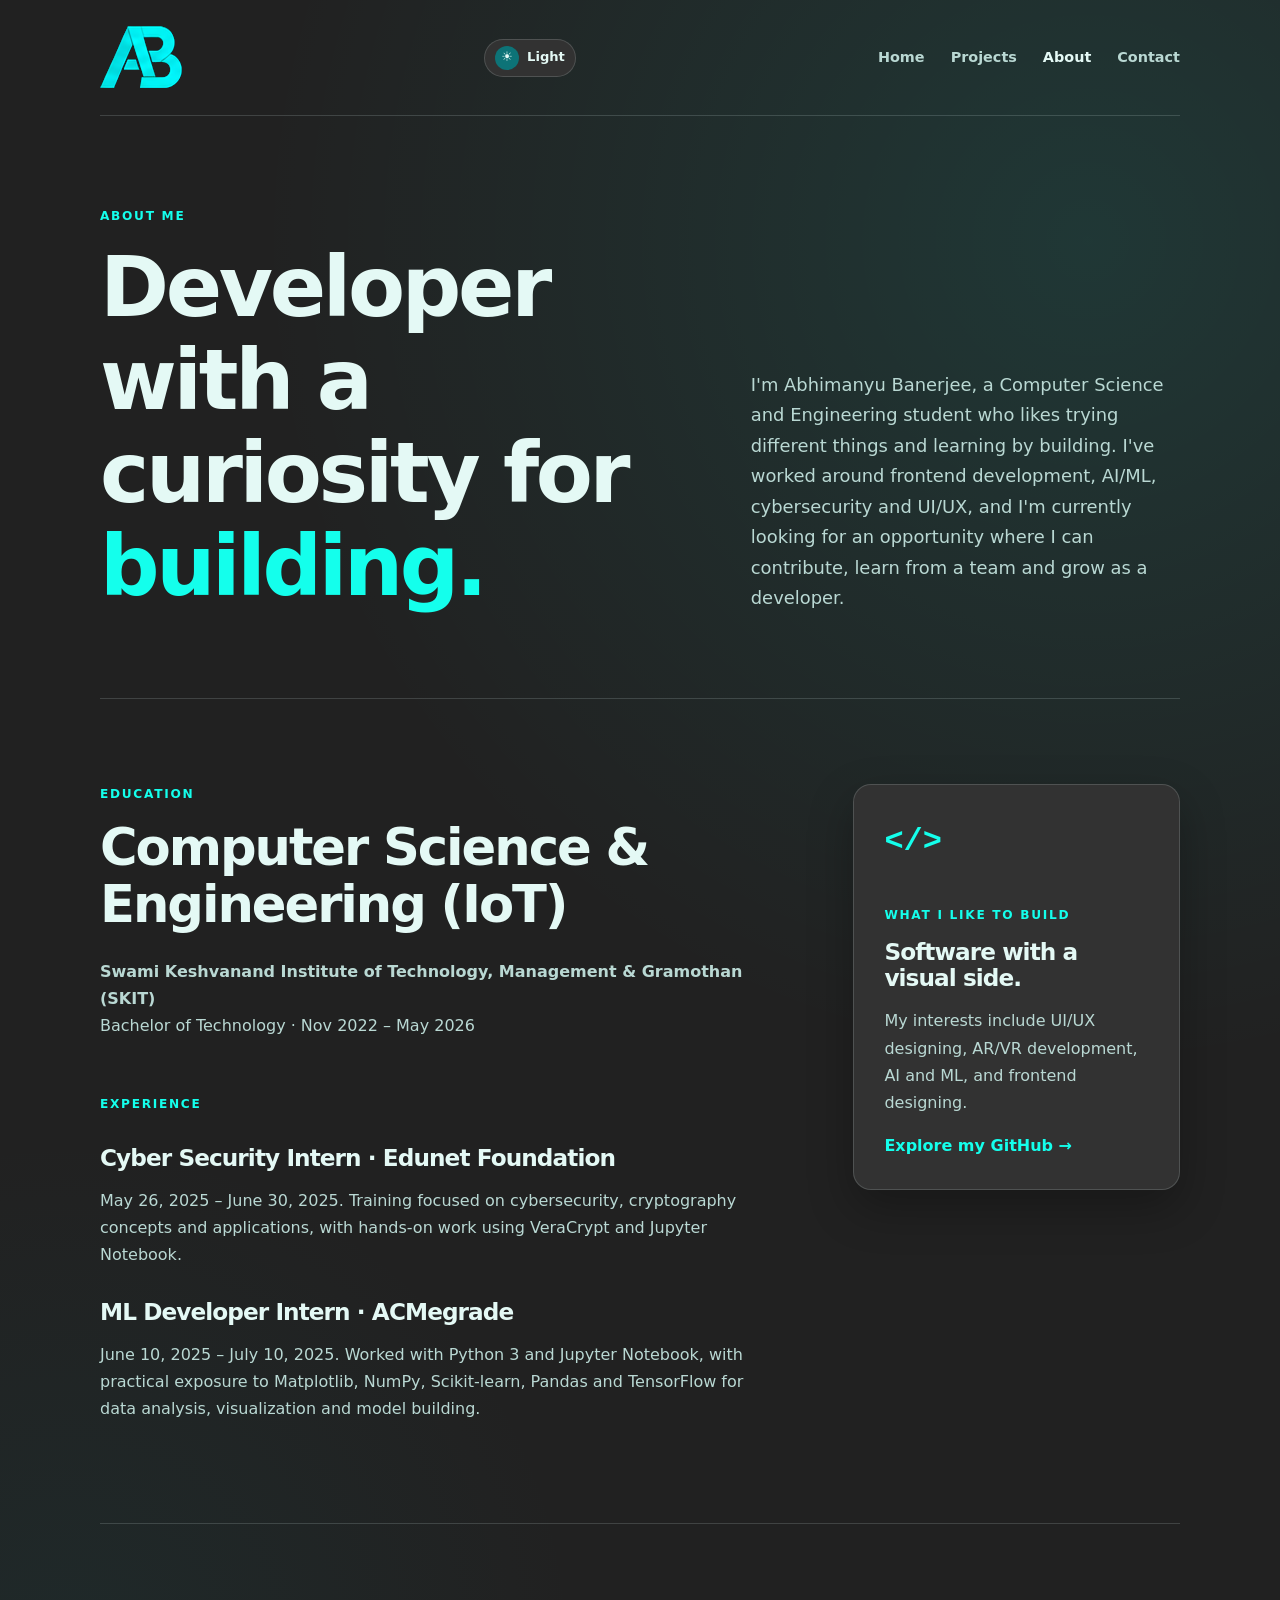
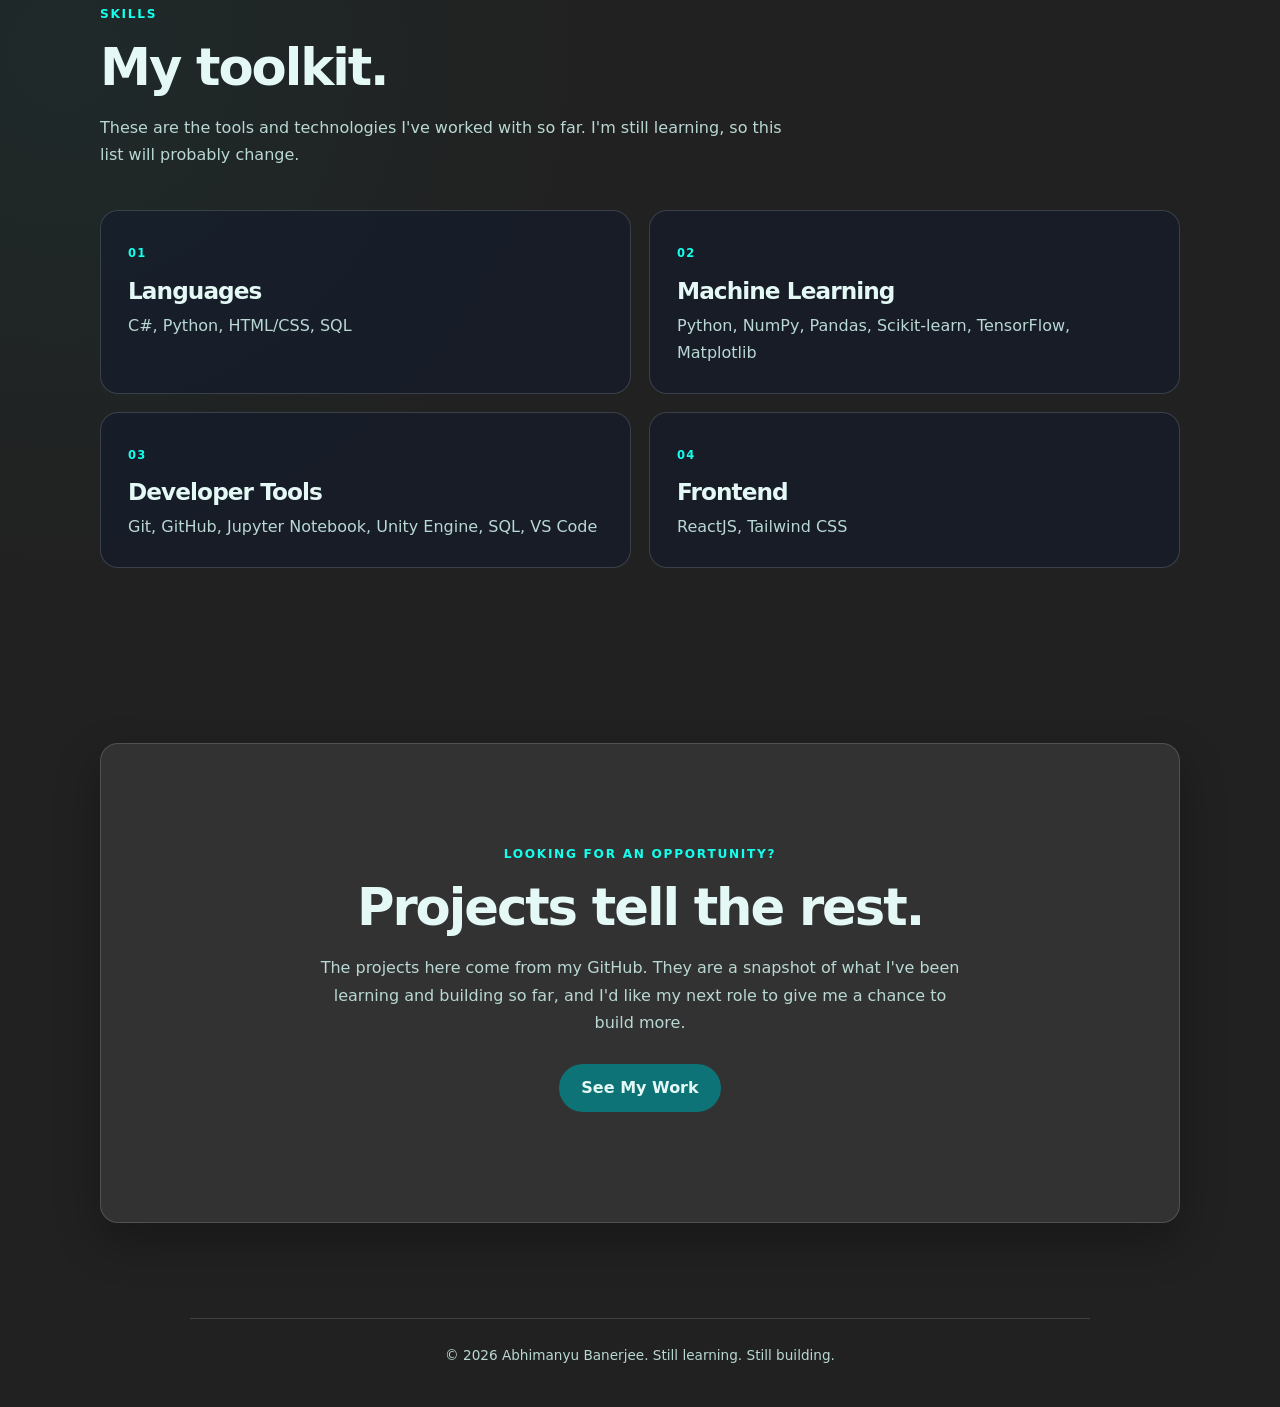
<file: about.html>
<!DOCTYPE html>
<html lang="en">
<head>
    <meta charset="UTF-8">
    <meta name="viewport" content="width=device-width, initial-scale=1.0">
    <meta name="description" content="About Abhimanyu Banerjee, his education, experience, skills and interests.">
    <title>About | Abhimanyu Banerjee</title>
    <link rel="stylesheet" href="../style.css">
    <link rel="stylesheet" href="../project-style.css">
    <link rel="stylesheet" href="../about-style.css">
    <script src="../theme.js"></script>
</head>

<body class="project-page about-page">
    <header class="project-header">
        <a class="logo" href="../index.html" aria-label="Abhimanyu Banerjee"><img src="../assets/ab-logo.png" alt="AB"></a>
        <button class="theme-toggle" type="button">
    <span class="theme-icon" aria-hidden="true">☀</span>
    <span class="theme-label">Light</span>
</button>
        <nav class="about-nav" aria-label="Main navigation">
            <a href="../index.html">Home</a>
            <a href="../index.html#projects">Projects</a>
            <a class="active" href="about.html">About</a>
            <a href="contact.html">Contact</a>
        </nav>
    </header>

    <main class="about-main">
        <section class="about-hero">
            <div>
                <p class="eyebrow">ABOUT ME</p>
                <h1>Developer with a curiosity for <span>building.</span></h1>
            </div>
            <p class="about-lead">
                I'm Abhimanyu Banerjee, a Computer Science and Engineering student who likes
                trying different things and learning by building. I've worked around
                frontend development, AI/ML, cybersecurity and UI/UX, and I'm currently
                looking for an opportunity where I can contribute, learn from a team and
                grow as a developer.
            </p>
        </section>

        <section class="about-grid">
            <div class="about-story">
                <p class="eyebrow">EDUCATION</p>
                <h2>Computer Science &amp; Engineering (IoT)</h2>
                <p>
                    <strong>Swami Keshvanand Institute of Technology, Management &amp; Gramothan (SKIT)</strong><br>
                    Bachelor of Technology · Nov 2022 – May 2026
                </p>

                <p class="eyebrow about-gap">EXPERIENCE</p>

                <h3>Cyber Security Intern · Edunet Foundation</h3>
                <p>
                    May 26, 2025 – June 30, 2025. Training focused on cybersecurity,
                    cryptography concepts and applications, with hands-on work using
                    VeraCrypt and Jupyter Notebook.
                </p>

                <h3>ML Developer Intern · ACMegrade</h3>
                <p>
                    June 10, 2025 – July 10, 2025. Worked with Python 3 and Jupyter
                    Notebook, with practical exposure to Matplotlib, NumPy, Scikit-learn,
                    Pandas and TensorFlow for data analysis, visualization and model building.
                </p>
            </div>

            <aside class="about-card">
                <div class="about-card-icon">&lt;/&gt;</div>
                <p class="eyebrow">WHAT I LIKE TO BUILD</p>
                <h3>Software with a visual side.</h3>
                <p>
                    My interests include UI/UX designing, AR/VR development,
                    AI and ML, and frontend designing.
                </p>
                <a class="text-link" href="https://github.com/SAMA-bot" target="_blank" rel="noopener noreferrer">Explore my GitHub →</a>
            </aside>
        </section>

        <section class="skills-section">
            <div class="section-heading">
                <p class="eyebrow">SKILLS</p>
                <h2>My toolkit.</h2>
                <p>These are the tools and technologies I've worked with so far. I'm still learning, so this list will probably change.</p>
            </div>

            <div class="skills-grid">
                <article class="skill-card">
                    <span>01</span>
                    <h3>Languages</h3>
                    <p>C#, Python, HTML/CSS, SQL</p>
                </article>

                <article class="skill-card">
                    <span>02</span>
                    <h3>Machine Learning</h3>
                    <p>Python, NumPy, Pandas, Scikit-learn, TensorFlow, Matplotlib</p>
                </article>

                <article class="skill-card">
                    <span>03</span>
                    <h3>Developer Tools</h3>
                    <p>Git, GitHub, Jupyter Notebook, Unity Engine, SQL, VS Code</p>
                </article>

                <article class="skill-card">
                    <span>04</span>
                    <h3>Frontend</h3>
                    <p>ReactJS, Tailwind CSS</p>
                </article>
            </div>
        </section>

        <section class="about-cta">
            <p class="eyebrow">LOOKING FOR AN OPPORTUNITY?</p>
            <h2>Projects tell the rest.</h2>
            <p>The projects here come from my GitHub. They are a snapshot of what I've been learning and building so far, and I'd like my next role to give me a chance to build more.</p>
            <a class="button primary" href="../index.html#projects">See My Work</a>
        </section>
    </main>

    <footer class="project-footer">
        <p>© 2026 Abhimanyu Banerjee. Still learning. Still building.</p>
    </footer>
</body>
</html>
</file>
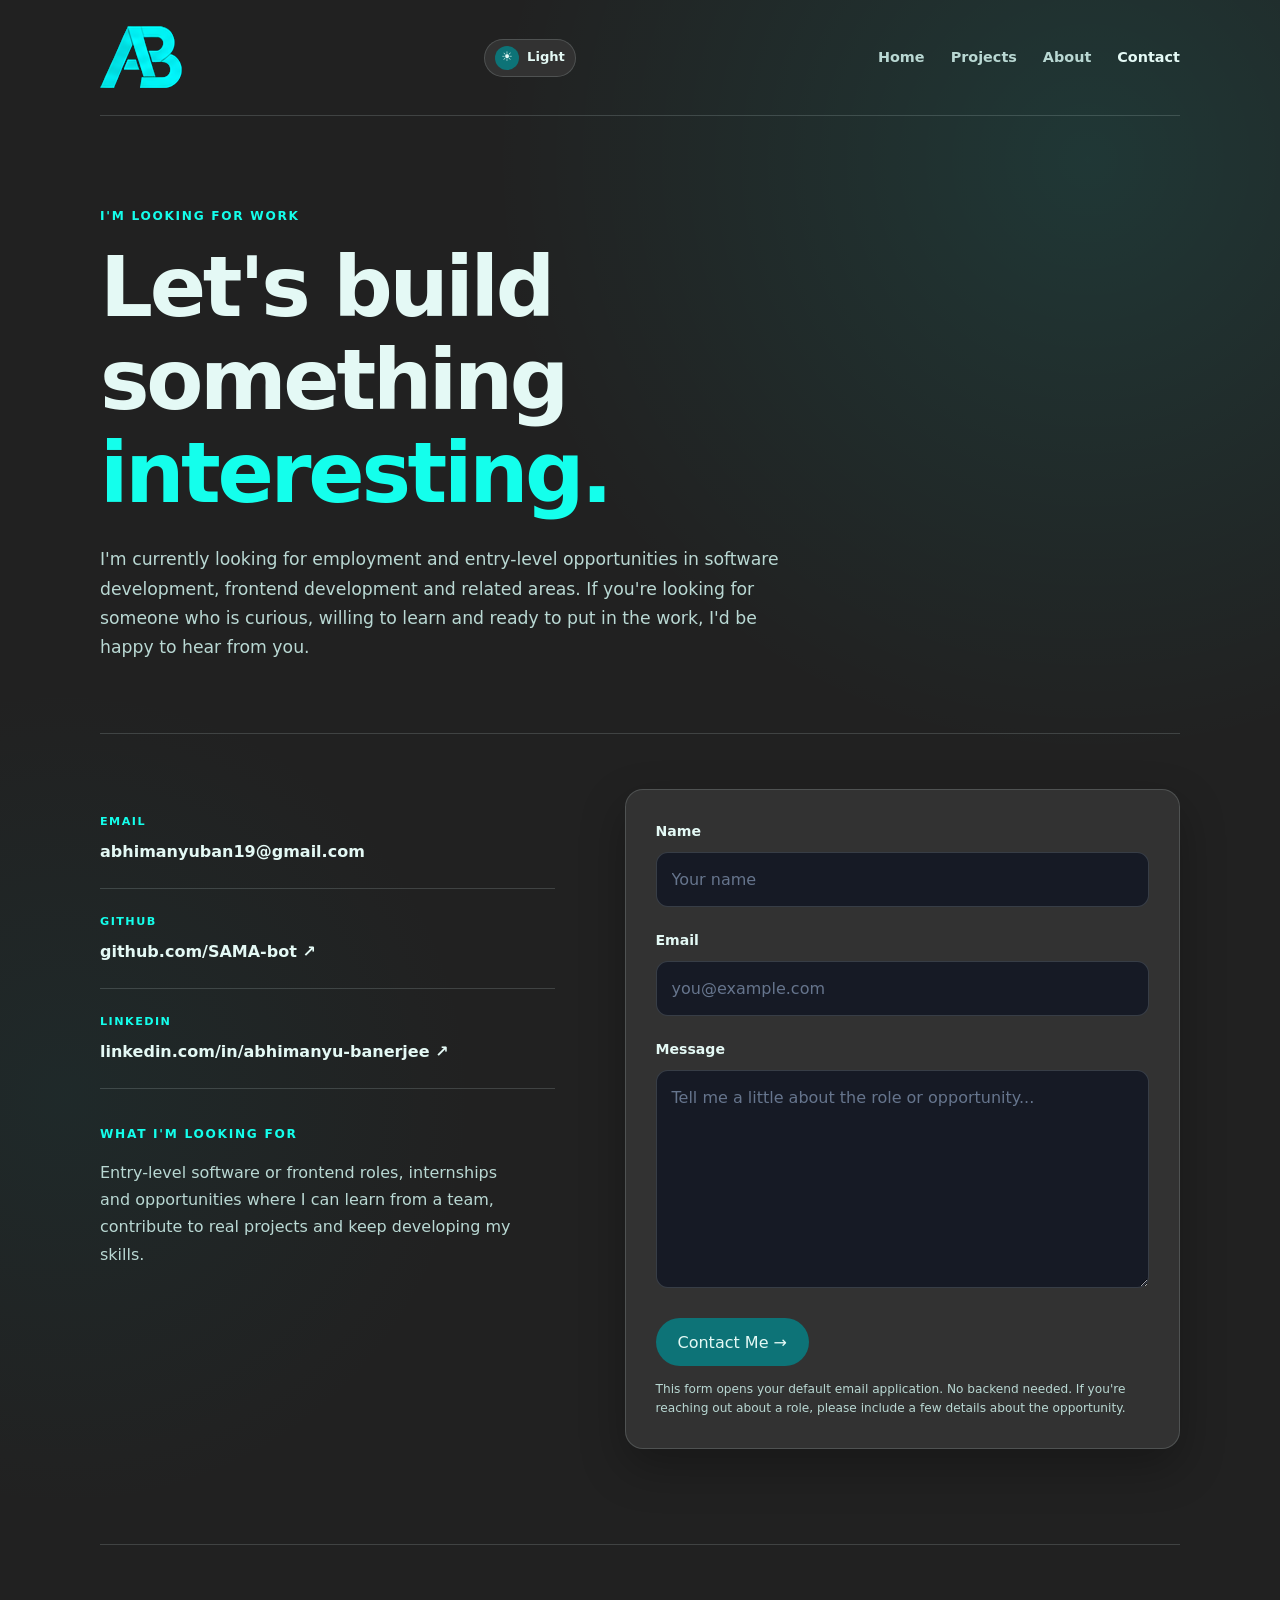
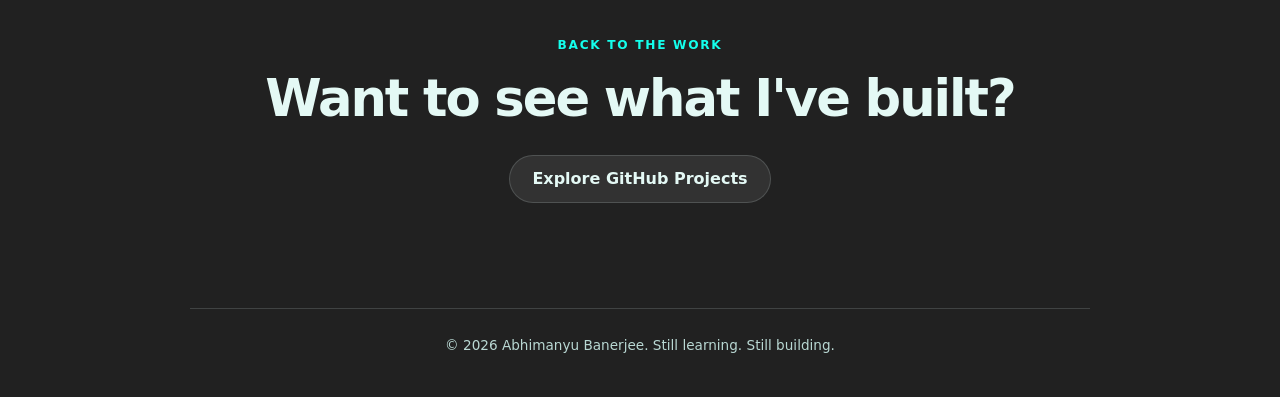
<file: contact.html>
<!DOCTYPE html>
<html lang="en">
<head>
    <meta charset="UTF-8">
    <meta name="viewport" content="width=device-width, initial-scale=1.0">
    <meta name="description" content="Contact Abhimanyu Banerjee. Connect through email, GitHub or LinkedIn.">
    <title>Contact | Abhimanyu Banerjee</title>
    <link rel="stylesheet" href="../style.css">
    <link rel="stylesheet" href="../project-style.css">
    <link rel="stylesheet" href="../contact-style.css">
    <script src="../theme.js"></script>
</head>

<body class="project-page contact-page">
    <header class="project-header">
        <a class="logo" href="../index.html" aria-label="Abhimanyu Banerjee"><img src="../assets/ab-logo.png" alt="AB"></a>
        <button class="theme-toggle" type="button">
    <span class="theme-icon" aria-hidden="true">☀</span>
    <span class="theme-label">Light</span>
</button>
        <nav class="contact-nav" aria-label="Main navigation">
            <a href="../index.html">Home</a>
            <a href="../index.html#projects">Projects</a>
            <a href="about.html">About</a>
            <a class="active" href="contact.html">Contact</a>
        </nav>
    </header>

    <main class="contact-main">
        <section class="contact-hero">
            <p class="eyebrow">I'M LOOKING FOR WORK</p>
            <h1>Let's build something <span>interesting.</span></h1>
            <p>
                I'm currently looking for employment and entry-level opportunities in software
                development, frontend development and related areas. If you're looking for
                someone who is curious, willing to learn and ready to put in the work,
                I'd be happy to hear from you.
            </p>
        </section>

        <section class="contact-grid">
            <div class="contact-details">
                <div class="contact-item">
                    <span class="contact-label">EMAIL</span>
                    <a href="mailto:abhimanyuban19@gmail.com">abhimanyuban19@gmail.com</a>
                </div>

                <div class="contact-item">
                    <span class="contact-label">GITHUB</span>
                    <a href="https://github.com/SAMA-bot" target="_blank" rel="noopener noreferrer">github.com/SAMA-bot ↗</a>
                </div>

                <div class="contact-item">
                    <span class="contact-label">LINKEDIN</span>
                    <a href="https://www.linkedin.com/in/abhimanyu-banerjee-6956732b8/" target="_blank" rel="noopener noreferrer">linkedin.com/in/abhimanyu-banerjee ↗</a>
                </div>

                <div class="contact-note">
                    <p class="eyebrow">WHAT I'M LOOKING FOR</p>
                    <p>
                        Entry-level software or frontend roles, internships and opportunities where I can
                        learn from a team, contribute to real projects and keep developing my skills.
                    </p>
                </div>
            </div>

            <form class="contact-form" action="mailto:abhimanyuban19@gmail.com" method="post" enctype="text/plain">
                <div class="form-field">
                    <label for="name">Name</label>
                    <input id="name" name="name" type="text" autocomplete="name" placeholder="Your name" required>
                </div>

                <div class="form-field">
                    <label for="email">Email</label>
                    <input id="email" name="email" type="email" autocomplete="email" placeholder="you@example.com" required>
                </div>

                <div class="form-field">
                    <label for="message">Message</label>
                    <textarea id="message" name="message" rows="7" placeholder="Tell me a little about the role or opportunity..." required></textarea>
                </div>

                <button class="button primary" type="submit">Contact Me →</button>
                <p class="form-note">
                    This form opens your default email application. No backend needed. If you're reaching out about a role, please include a few details about the opportunity.
                </p>
            </form>
        </section>

        <section class="contact-bottom">
            <p class="eyebrow">BACK TO THE WORK</p>
            <h2>Want to see what I've built?</h2>
            <a class="button secondary" href="../index.html#projects">Explore GitHub Projects</a>
        </section>
    </main>

    <footer class="project-footer">
        <p>© 2026 Abhimanyu Banerjee. Still learning. Still building.</p>
    </footer>
</body>
</html>
</file>
<file: style.css>
/* =========================================
   Portfolio Website
   Reworked using resume + GitHub as sources
   ========================================= */

:root {
    --bg: #212121;
    --surface: #323232;
    --surface-hover: #3b3b3b;
    --text: #E4F9F5;
    --muted: #b9d8d3;
    --accent: #0D7377;
    --accent-hover: #14FFEC;
    --border: rgba(228, 249, 245, 0.16);
    --input-bg: #212121;
    --button-text: #E4F9F5;
    --shadow: 0 18px 45px rgba(0, 0, 0, 0.28);
    --radius: 18px;
    --max-width: 1080px;
}

[data-theme="light"] {
    --bg: #E4F9F5;
    --surface: #30E3CA;
    --surface-hover: #a8eee3;
    --text: #40514E;
    --muted: #40514E;
    --accent: #11999E;
    --accent-hover: #0D7377;
    --border: rgba(64, 81, 78, 0.20);
    --input-bg: #f4fffd;
    --button-text: #E4F9F5;
    --shadow: 0 18px 45px rgba(64, 81, 78, 0.14);
}

* { box-sizing: border-box; }

html { scroll-behavior: smooth; }

body {
    margin: 0;
    min-height: 100vh;
    background:
        radial-gradient(circle at 85% 8%, rgba(20, 255, 236, 0.10), transparent 28%),
        radial-gradient(circle at 5% 55%, rgba(13, 115, 119, 0.10), transparent 25%),
        var(--bg);
    color: var(--text);
    font-family: Inter, ui-sans-serif, system-ui, -apple-system, BlinkMacSystemFont,
        "Segoe UI", sans-serif;
    line-height: 1.7;
}

a { color: inherit; text-decoration: none; }
img { display: block; max-width: 100%; }

main {
    width: min(var(--max-width), calc(100% - 48px));
    margin: 0 auto;
}

.site-header {
    width: min(var(--max-width), calc(100% - 48px));
    margin: 0 auto;
    padding: 26px 0;
    display: flex;
    align-items: center;
    justify-content: space-between;
    border-bottom: 1px solid var(--border);
}

.logo {
    display: inline-flex;
    align-items: center;
    width: 82px;
    height: 63px;
}

.logo img {
    width: 82px;
    height: 63px;
    object-fit: contain;
}

.nav {
    display: flex;
    gap: 26px;
    flex-wrap: wrap;
    justify-content: flex-end;
}

.nav a {
    color: var(--muted);
    font-size: 0.92rem;
    transition: color 180ms ease;
}

.nav a:hover { color: var(--text); }

.eyebrow {
    margin: 0 0 14px;
    color: var(--accent-hover);
    font-size: 0.76rem;
    font-weight: 800;
    letter-spacing: 0.14em;
}

h1, h2, h3 {
    line-height: 1.12;
    letter-spacing: -0.04em;
}

h1 {
    margin: 0 0 22px;
    font-size: clamp(3rem, 8vw, 5.7rem);
}

h1 span, h2 span { color: var(--accent-hover); }

h2 {
    margin: 0 0 18px;
    font-size: clamp(2rem, 5vw, 3.2rem);
}

h3 { margin: 0 0 10px; font-size: 1.45rem; }

p { color: var(--muted); }

.button {
    display: inline-flex;
    align-items: center;
    justify-content: center;
    min-height: 48px;
    padding: 0 22px;
    border-radius: 999px;
    font-weight: 750;
    transition: transform 180ms ease, background 180ms ease, border-color 180ms ease;
}

.button:hover { transform: translateY(-3px); }

.button.primary { background: var(--accent); color: var(--button-text); }
.button.primary:hover { background: var(--accent-hover); }

.button.secondary {
    border: 1px solid var(--border);
    background: var(--surface);
    color: var(--text);
}

.button.secondary:hover {
    border-color: rgba(20, 255, 236, 0.55);
    background: var(--surface-hover);
}

/* Hero */
.hero {
    min-height: 650px;
    padding: 90px 0 105px;
    display: grid;
    grid-template-columns: 1.1fr 0.9fr;
    gap: 70px;
    align-items: center;
}

.hero-text {
    max-width: 650px;
    margin: 0 0 30px;
    font-size: 1.08rem;
}

.hero-actions { display: flex; flex-wrap: wrap; gap: 12px; }

.hero-card { display: flex; justify-content: center; }

.code-window {
    width: 100%;
    padding: 22px;
    border: 1px solid var(--border);
    border-radius: var(--radius);
    background: var(--surface);
    box-shadow: var(--shadow);
    transform: rotate(2deg);
    transition: transform 250ms ease;
}

.code-window:hover { transform: rotate(0deg) translateY(-5px); }

.window-dots { display: flex; gap: 7px; margin-bottom: 25px; }
.window-dots span {
    width: 10px; height: 10px; border-radius: 50%;
    background: var(--muted); opacity: 0.5;
}

.code-window pre { margin: 0; overflow-x: auto; }
.code-window code {
    color: var(--accent-hover);
    font-family: "SFMono-Regular", Consolas, "Liberation Mono", monospace;
    font-size: 0.88rem;
}

/* Projects */
.projects-section { padding: 70px 0 105px; }

.section-heading { max-width: 700px; margin-bottom: 45px; }
.section-heading p:last-child { margin-bottom: 0; }

.project-grid {
    display: grid;
    grid-template-columns: repeat(2, 1fr);
    gap: 24px;
}

.project-card {
    overflow: hidden;
    border: 1px solid var(--border);
    border-radius: var(--radius);
    background: var(--surface);
    box-shadow: var(--shadow);
    transition: transform 220ms ease, border-color 220ms ease;
}

.project-card:hover {
    transform: translateY(-7px);
    border-color: rgba(20, 255, 236, 0.40);
}

.project-card.featured {
    grid-column: span 2;
    display: grid;
    grid-template-columns: 1fr 1fr;
}

.project-image-link {
    display: block;
    overflow: hidden;
    border-bottom: 1px solid var(--border);
}

.project-card.featured .project-image-link {
    border-bottom: 0;
    border-right: 1px solid var(--border);
}

.project-image-link img {
    width: 100%;
    aspect-ratio: 16 / 10;
    object-fit: cover;
    transition: transform 350ms ease;
}

.project-card:hover .project-image-link img { transform: scale(1.035); }

.project-content { padding: 25px; }

.project-number {
    margin: 0 0 8px;
    color: var(--accent-hover);
    font-size: 0.72rem;
    font-weight: 800;
    letter-spacing: 0.12em;
}

.project-content p:not(.project-number) { margin: 0 0 20px; }

.tech-tags {
    display: flex;
    flex-wrap: wrap;
    gap: 8px;
    margin: 0 0 22px;
}

.tech-tags span {
    padding: 5px 10px;
    border: 1px solid var(--border);
    border-radius: 999px;
    color: var(--text);
    background: var(--input-bg);
    font-size: 0.75rem;
    font-weight: 700;
}

.project-link, .text-link {
    color: var(--accent-hover);
    font-weight: 750;
}

.project-link span {
    display: inline-block;
    margin-left: 5px;
    transition: transform 180ms ease;
}

.project-link:hover span { transform: translateX(5px); }

.all-projects {
    display: flex;
    justify-content: center;
    margin-top: 38px;
}

/* About / resume snapshot */
.resume-strip {
    padding: 78px 0;
    display: grid;
    grid-template-columns: 0.9fr 1.1fr;
    gap: 70px;
    border-top: 1px solid var(--border);
    border-bottom: 1px solid var(--border);
}

.resume-strip p { margin-top: 0; }

.resume-facts {
    display: grid;
    grid-template-columns: repeat(2, 1fr);
    gap: 14px;
}

.fact {
    padding: 20px;
    border: 1px solid var(--border);
    border-radius: 14px;
    background: var(--surface);
}

.fact strong {
    display: block;
    margin-bottom: 4px;
    color: var(--text);
}

.fact span { color: var(--muted); font-size: 0.88rem; }

/* Contact CTA */
.contact-cta {
    padding: 105px 0;
    text-align: center;
}

.contact-cta p:not(.eyebrow) {
    max-width: 600px;
    margin: 0 auto 28px;
}

.site-footer {
    width: min(var(--max-width), calc(100% - 48px));
    margin: 0 auto;
    padding: 25px 0 40px;
    border-top: 1px solid var(--border);
    text-align: center;
}

.site-footer p { margin: 0; font-size: 0.85rem; }

@media (max-width: 820px) {
    .hero, .resume-strip { grid-template-columns: 1fr; gap: 42px; }
    .project-card.featured { grid-column: auto; display: block; }
    .project-card.featured .project-image-link {
        border-right: 0;
        border-bottom: 1px solid var(--border);
    }
}

@media (max-width: 600px) {
    main, .site-header, .site-footer {
        width: min(100% - 36px, var(--max-width));
    }

    .site-header { align-items: flex-start; gap: 18px; }
    .nav { gap: 12px; }
    .nav a { font-size: 0.8rem; }

    h1 { font-size: 3.1rem; }
    .hero { min-height: auto; padding: 58px 0 75px; }
    .projects-section, .contact-cta { padding-top: 65px; padding-bottom: 75px; }
    .resume-facts, .project-grid { grid-template-columns: 1fr; }
}

@media (prefers-reduced-motion: reduce) {
    html { scroll-behavior: auto; }
    *, *::before { transition-duration: 0.01ms !important; }
}

/* Theme switcher */
.theme-toggle {
    display: inline-flex;
    align-items: center;
    gap: 8px;
    min-height: 38px;
    padding: 6px 10px;
    border: 1px solid var(--border);
    border-radius: 999px;
    background: var(--surface);
    color: var(--text);
    cursor: pointer;
    font: inherit;
    font-size: 0.82rem;
    font-weight: 750;
    transition: transform 180ms ease, border-color 180ms ease, background 180ms ease;
}

.theme-toggle:hover {
    transform: translateY(-2px);
    border-color: var(--accent-hover);
}

.theme-toggle .theme-icon {
    display: inline-grid;
    width: 24px;
    height: 24px;
    place-items: center;
    border-radius: 50%;
    background: var(--accent);
    color: var(--button-text);
    font-size: 0.82rem;
}

[data-theme="light"] .theme-toggle .theme-icon {
    background: var(--accent);
}

.availability-badge {
    display: inline-flex;
    align-items: center;
    gap: 9px;
    width: fit-content;
    margin-top: 20px;
    padding: 8px 12px;
    border: 1px solid var(--border);
    border-radius: 999px;
    background: var(--surface);
    color: var(--text);
    font-size: 0.78rem;
    font-weight: 750;
    margin-bottom: 18px;
}

.availability-badge::before {
    content: "";
    width: 8px;
    height: 8px;
    border-radius: 50%;
    background: var(--accent-hover);
    box-shadow: 0 0 10px var(--accent-hover);
}

/* Step 6: employment-focused sections */
.looking-for {
    padding: 90px 0 100px;
    border-top: 1px solid var(--border);
}

.looking-for .section-heading {
    max-width: 720px;
    margin-bottom: 42px;
}

.looking-for .section-heading p:last-child {
    margin-bottom: 0;
}

.looking-grid {
    display: grid;
    grid-template-columns: repeat(3, 1fr);
    gap: 18px;
}

.looking-grid article {
    padding: 28px;
    border: 1px solid var(--border);
    border-radius: var(--radius);
    background: var(--surface);
    box-shadow: var(--shadow);
}

.looking-grid article > span {
    color: var(--accent-hover);
    font-size: 0.72rem;
    font-weight: 800;
    letter-spacing: 0.12em;
}

.looking-grid h3 {
    margin: 22px 0 10px;
    font-size: 1.2rem;
}

.looking-grid p {
    margin: 0;
}

.about-cta {
    margin: 75px 0 95px;
    padding: 48px;
    border: 1px solid var(--border);
    border-radius: var(--radius);
    background: var(--surface);
    text-align: center;
    box-shadow: var(--shadow);
}

.about-cta p:not(.eyebrow) {
    max-width: 650px;
    margin: 0 auto 28px;
}

@media (max-width: 820px) {
    .looking-grid {
        grid-template-columns: 1fr;
    }
}

@media (max-width: 600px) {
    .looking-for {
        padding: 65px 0 75px;
    }

    .about-cta {
        margin: 55px 0 70px;
        padding: 30px 22px;
    }
}


/* =========================================
   Step 7 — Final visual polish
   Subtle motion, focus states and depth.
   No project/resume data is changed.
   ========================================= */

/* Smooth page entrance */
body {
    animation: page-in 420ms ease both;
}

@keyframes page-in {
    from { opacity: 0; }
    to { opacity: 1; }
}

/* Header */
.site-header {
    position: relative;
}

.logo {
    transition: transform 180ms ease, filter 180ms ease;
}

.logo:hover {
    transform: translateY(-2px);
    filter: drop-shadow(0 0 12px rgba(20, 255, 236, 0.24));
}

.nav a {
    position: relative;
    padding: 4px 0;
}

.nav a::after {
    content: "";
    position: absolute;
    left: 0;
    right: 100%;
    bottom: 0;
    height: 2px;
    border-radius: 999px;
    background: var(--accent-hover);
    transition: right 180ms ease;
}

.nav a:hover::after,
.nav a:focus-visible::after {
    right: 0;
}

/* Hero */
.hero-content {
    animation: hero-copy-in 600ms 80ms cubic-bezier(.2,.8,.2,1) both;
}

.hero-card {
    animation: hero-card-in 700ms 180ms cubic-bezier(.2,.8,.2,1) both;
}

@keyframes hero-copy-in {
    from { opacity: 0; transform: translateY(16px); }
    to { opacity: 1; transform: translateY(0); }
}

@keyframes hero-card-in {
    from { opacity: 0; transform: translateY(20px); }
    to { opacity: 1; transform: translateY(0); }
}

.code-window {
    transition: transform 280ms ease, box-shadow 280ms ease, border-color 280ms ease;
}

.code-window:hover {
    box-shadow: 0 22px 55px rgba(0, 0, 0, 0.34);
    border-color: rgba(20, 255, 236, 0.30);
}

/* Availability badge */
.availability-badge {
    transition: transform 180ms ease, border-color 180ms ease, background 180ms ease;
}

.availability-badge:hover {
    transform: translateY(-2px);
    border-color: rgba(20, 255, 236, 0.34);
}

/* Buttons */
.button:focus-visible,
.theme-toggle:focus-visible,
.project-link:focus-visible,
.text-link:focus-visible,
.nav a:focus-visible,
.logo:focus-visible {
    outline: 2px solid var(--accent-hover);
    outline-offset: 4px;
}

/* Project cards */
.project-card {
    will-change: transform;
    transition:
        transform 240ms cubic-bezier(.2,.8,.2,1),
        border-color 220ms ease,
        box-shadow 240ms ease;
}

.project-card:hover {
    box-shadow: 0 24px 55px rgba(0, 0, 0, 0.24);
}

.project-card:nth-child(2) { transition-delay: 20ms; }
.project-card:nth-child(3) { transition-delay: 40ms; }
.project-card:nth-child(4) { transition-delay: 60ms; }
.project-card:nth-child(5) { transition-delay: 80ms; }

.tech-tags span {
    transition: transform 160ms ease, border-color 160ms ease, background 160ms ease;
}

.tech-tags span:hover {
    transform: translateY(-2px);
    border-color: rgba(20, 255, 236, 0.35);
    background: var(--surface-hover);
}

/* Employment cards */
.looking-grid article {
    transition: transform 220ms ease, border-color 220ms ease, box-shadow 220ms ease;
}

.looking-grid article:hover {
    transform: translateY(-5px);
    border-color: rgba(20, 255, 236, 0.35);
    box-shadow: 0 20px 45px rgba(0, 0, 0, 0.20);
}

/* Resume facts */
.fact {
    transition: transform 200ms ease, border-color 200ms ease;
}

.fact:hover {
    transform: translateY(-3px);
    border-color: rgba(20, 255, 236, 0.30);
}

/* Better selection color */
::selection {
    background: var(--accent-hover);
    color: var(--bg);
}

/* Keep motion accessible */
@media (prefers-reduced-motion: reduce) {
    body,
    .hero-content,
    .hero-card {
        animation: none !important;
    }

    .logo,
    .code-window,
    .button,
    .project-card,
    .looking-grid article,
    .fact,
    .availability-badge,
    .tech-tags span {
        transition: none !important;
    }
}

/* Opportunities navigation button */
.nav a.nav-opportunities {
    padding: 9px 15px;
    border: 1px solid var(--border);
    border-radius: 999px;
    background: var(--surface);
    transition: transform 180ms ease, border-color 180ms ease, background 180ms ease, box-shadow 180ms ease;
}

.nav a.nav-opportunities::after {
    display: none;
}

.nav a.nav-opportunities:hover,
.nav a.nav-opportunities:focus-visible {
    transform: translateY(-2px);
    border-color: var(--accent-hover);
    background: var(--surface-hover);
    box-shadow: 0 8px 22px rgba(0, 0, 0, 0.16);
}

.nav a.nav-opportunities:active {
    transform: translateY(0);
}

/* Opportunities page */
.opportunities-page {
    padding: 100px 0 80px;
}

.page-intro {
    max-width: 820px;
    margin-bottom: 55px;
}

.page-intro h1 {
    margin: 16px 0 22px;
    font-size: clamp(3rem, 7vw, 6rem);
    line-height: 0.98;
    letter-spacing: -0.05em;
}

.page-lead {
    max-width: 760px;
    font-size: 1.2rem;
    line-height: 1.75;
}

.opportunity-content {
    display: grid;
    grid-template-columns: repeat(3, 1fr);
    gap: 18px;
}

.opportunity-card {
    padding: 32px;
    border: 1px solid var(--border);
    border-radius: var(--radius);
    background: var(--surface);
    box-shadow: var(--shadow);
    transition: transform 220ms ease, border-color 220ms ease, box-shadow 220ms ease;
}

.opportunity-card:hover {
    transform: translateY(-5px);
    border-color: rgba(20, 255, 236, 0.35);
    box-shadow: 0 20px 45px rgba(0, 0, 0, 0.20);
}

.opportunity-card > span {
    color: var(--accent-hover);
    font-size: 0.72rem;
    font-weight: 800;
    letter-spacing: 0.12em;
}

.opportunity-card h2 {
    margin: 22px 0 12px;
    font-size: 1.35rem;
}

.opportunity-card p {
    margin: 0;
    line-height: 1.7;
}

.opportunity-footer {
    max-width: 760px;
    margin: 90px auto 20px;
    padding: 46px;
    border: 1px solid var(--border);
    border-radius: var(--radius);
    background: var(--surface);
    box-shadow: var(--shadow);
    text-align: center;
}

.opportunity-footer h2 {
    margin: 14px 0;
}

.opportunity-footer > p:not(.eyebrow) {
    margin: 0 auto 28px;
    line-height: 1.7;
}

.opportunity-footer .hero-actions {
    justify-content: center;
}

@media (max-width: 820px) {
    .opportunity-content {
        grid-template-columns: 1fr;
    }
}

@media (max-width: 600px) {
    .opportunities-page {
        padding: 70px 0 55px;
    }

    .opportunity-footer {
        margin-top: 65px;
        padding: 30px 22px;
    }
}
</file>
<file: project-style.css>
/* Shared styling for portfolio project pages */

.project-page {
    min-height: 100vh;
}

.project-header {
    width: min(var(--max-width), calc(100% - 48px));
    margin: 0 auto;
    padding: 26px 0;
    display: flex;
    align-items: center;
    justify-content: space-between;
    border-bottom: 1px solid var(--border);
}

.project-header .back-link {
    color: var(--muted);
    font-weight: 700;
}

.project-header .back-link:hover {
    color: var(--text);
}

.project-main {
    width: min(900px, calc(100% - 48px));
    margin: 0 auto;
    padding: 85px 0 100px;
}

.project-hero {
    margin-bottom: 55px;
}

.project-hero .eyebrow {
    margin-bottom: 16px;
}

.project-hero h1 {
    margin-bottom: 20px;
    font-size: clamp(2.7rem, 7vw, 5rem);
}

.project-hero .lead {
    max-width: 720px;
    margin-bottom: 28px;
    font-size: 1.12rem;
}

.project-meta {
    display: flex;
    flex-wrap: wrap;
    gap: 8px;
    margin-bottom: 30px;
}

.project-meta span {
    padding: 6px 11px;
    border: 1px solid var(--border);
    border-radius: 999px;
    color: #cbd5e1;
    background: rgba(17, 28, 51, 0.65);
    font-size: 0.78rem;
    font-weight: 750;
}

.project-preview {
    overflow: hidden;
    margin: 0 0 60px;
    border: 1px solid var(--border);
    border-radius: var(--radius);
    background: var(--surface);
    box-shadow: var(--shadow);
}

.project-preview img {
    width: 100%;
    border: 0;
    border-radius: 0;
    box-shadow: none;
}

.project-body {
    display: grid;
    grid-template-columns: 1.5fr 0.7fr;
    gap: 60px;
    padding-top: 10px;
}

.project-body h2 {
    margin-top: 0;
    font-size: 1.65rem;
}

.project-body p {
    margin-bottom: 22px;
}

.project-sidebar {
    padding: 25px;
    border: 1px solid var(--border);
    border-radius: var(--radius);
    background: rgba(17, 28, 51, 0.65);
    align-self: start;
}

.project-sidebar h3 {
    margin-bottom: 14px;
    font-size: 1rem;
}

.project-sidebar p {
    margin: 0 0 20px;
    font-size: 0.92rem;
}

.project-actions {
    display: flex;
    flex-wrap: wrap;
    gap: 12px;
    margin-top: 35px;
}

.project-footer {
    width: min(900px, calc(100% - 48px));
    margin: 0 auto;
    padding: 25px 0 40px;
    border-top: 1px solid var(--border);
    text-align: center;
}

.project-footer p {
    margin: 0;
    font-size: 0.85rem;
}

@media (max-width: 760px) {
    .project-main {
        padding: 60px 0 75px;
    }

    .project-body {
        grid-template-columns: 1fr;
        gap: 30px;
    }
}

@media (max-width: 600px) {
    .project-header,
    .project-main,
    .project-footer {
        width: min(100% - 36px, 900px);
    }

    .project-header {
        gap: 16px;
    }

    .project-main {
        padding-top: 50px;
    }
}
</file>
<file: about-style.css>
.project-header { gap: 16px; }

/* About page */

.about-nav {
    display: flex;
    gap: 26px;
    flex-wrap: wrap;
    justify-content: flex-end;
}

.about-nav a {
    color: var(--muted);
    font-size: 0.9rem;
    font-weight: 650;
}

.about-nav a:hover, .about-nav a.active { color: var(--text); }

.about-main {
    width: min(var(--max-width), calc(100% - 48px));
    margin: 0 auto;
}

.about-hero {
    padding: 90px 0 85px;
    display: grid;
    grid-template-columns: 1.15fr 0.85fr;
    gap: 70px;
    align-items: end;
    border-bottom: 1px solid var(--border);
}

.about-hero h1 { margin: 0; font-size: clamp(3rem, 7vw, 5.2rem); }
.about-lead { max-width: 520px; margin: 0; font-size: 1.12rem; }

.about-grid {
    padding: 85px 0;
    display: grid;
    grid-template-columns: 1.35fr 0.65fr;
    gap: 75px;
}

.about-story h2 { margin-bottom: 24px; }
.about-story h3 { margin-top: 30px; }
.about-story p:not(.eyebrow) { max-width: 700px; }
.about-gap { margin-top: 55px; }

.about-card {
    align-self: start;
    padding: 30px;
    border: 1px solid var(--border);
    border-radius: var(--radius);
    background: var(--surface);
    box-shadow: var(--shadow);
}

.about-card-icon {
    margin-bottom: 35px;
    color: var(--accent-hover);
    font-family: "SFMono-Regular", Consolas, monospace;
    font-size: 2rem;
    font-weight: 800;
}

.about-card h3 { margin-bottom: 12px; }

.skills-section {
    padding: 80px 0 100px;
    border-top: 1px solid var(--border);
}

.skills-section .section-heading { margin-bottom: 42px; }

.skills-grid {
    display: grid;
    grid-template-columns: repeat(2, 1fr);
    gap: 18px;
}

.skill-card {
    padding: 27px;
    border: 1px solid var(--border);
    border-radius: var(--radius);
    background: rgba(17, 26, 46, 0.55);
    transition: transform 200ms ease, border-color 200ms ease, background 200ms ease;
}

.skill-card:hover {
    transform: translateY(-4px);
    border-color: rgba(179, 154, 255, 0.4);
    background: var(--surface-hover);
}

.skill-card > span {
    color: var(--accent-hover);
    font-size: 0.72rem;
    font-weight: 800;
    letter-spacing: 0.1em;
}

.skill-card h3 { margin: 12px 0 8px; }
.skill-card p { margin: 0; }

.about-cta {
    padding: 100px 0 110px;
    border-top: 1px solid var(--border);
    text-align: center;
}

.about-cta p:not(.eyebrow) { margin: 0 auto 28px; }

@media (max-width: 800px) {
    .about-hero, .about-grid { grid-template-columns: 1fr; gap: 40px; }
    .about-hero { padding-top: 65px; }
}

@media (max-width: 600px) {
    .about-main { width: min(100% - 36px, var(--max-width)); }
    .skills-grid { grid-template-columns: 1fr; }
}
</file>
<file: contact-style.css>
.project-header { gap: 16px; }

/* Contact page */

.contact-nav {
    display: flex;
    gap: 26px;
    flex-wrap: wrap;
    justify-content: flex-end;
}

.contact-nav a {
    color: var(--muted);
    font-size: 0.9rem;
    font-weight: 650;
}

.contact-nav a:hover,
.contact-nav a.active {
    color: var(--text);
}

.contact-main {
    width: min(var(--max-width), calc(100% - 48px));
    margin: 0 auto;
}

.contact-hero {
    max-width: 850px;
    padding: 90px 0 70px;
}

.contact-hero h1 {
    margin-bottom: 25px;
    font-size: clamp(3rem, 7vw, 5.2rem);
}

.contact-hero p:last-child {
    max-width: 680px;
    margin: 0;
    font-size: 1.08rem;
}

.contact-grid {
    display: grid;
    grid-template-columns: 0.9fr 1.1fr;
    gap: 70px;
    padding: 55px 0 95px;
    border-top: 1px solid var(--border);
}

.contact-details {
    display: flex;
    flex-direction: column;
    gap: 0;
}

.contact-item {
    padding: 23px 0;
    border-bottom: 1px solid var(--border);
}

.contact-label {
    display: block;
    margin-bottom: 7px;
    color: var(--accent-hover);
    font-size: 0.7rem;
    font-weight: 800;
    letter-spacing: 0.13em;
}

.contact-item a {
    color: var(--text);
    font-size: 1rem;
    font-weight: 650;
    overflow-wrap: anywhere;
}

.contact-item a:hover {
    color: var(--accent-hover);
}

.contact-note {
    margin-top: 35px;
}

.contact-note p:last-child {
    max-width: 420px;
    margin: 0;
}

.contact-form {
    padding: 30px;
    border: 1px solid var(--border);
    border-radius: var(--radius);
    background: var(--surface);
    box-shadow: var(--shadow);
}

.form-field {
    margin-bottom: 22px;
}

.form-field label {
    display: block;
    margin-bottom: 8px;
    color: var(--text);
    font-size: 0.88rem;
    font-weight: 700;
}

.form-field input,
.form-field textarea {
    width: 100%;
    border: 1px solid var(--border);
    border-radius: 12px;
    outline: none;
    background: rgba(11, 17, 32, 0.7);
    color: var(--text);
    font: inherit;
    padding: 13px 15px;
    transition: border-color 180ms ease, background 180ms ease;
}

.form-field textarea {
    min-height: 165px;
    resize: vertical;
}

.form-field input::placeholder,
.form-field textarea::placeholder {
    color: #66758d;
}

.form-field input:focus,
.form-field textarea:focus {
    border-color: rgba(13, 115, 119, 0.65);
    background: rgba(11, 17, 32, 0.9);
}

.contact-form .button {
    border: 0;
    cursor: pointer;
    font: inherit;
}

.form-note {
    margin: 14px 0 0;
    font-size: 0.76rem;
    line-height: 1.55;
}

.contact-bottom {
    padding: 90px 0 105px;
    border-top: 1px solid var(--border);
    text-align: center;
}

.contact-bottom h2 {
    margin-bottom: 28px;
}

@media (max-width: 820px) {
    .contact-grid {
        grid-template-columns: 1fr;
        gap: 40px;
    }
}

@media (max-width: 600px) {
    .contact-main {
        width: min(100% - 36px, var(--max-width));
    }

    .contact-hero {
        padding-top: 58px;
    }

    .contact-form {
        padding: 22px;
    }

    .contact-bottom {
        padding: 70px 0 80px;
    }
}
</file>
